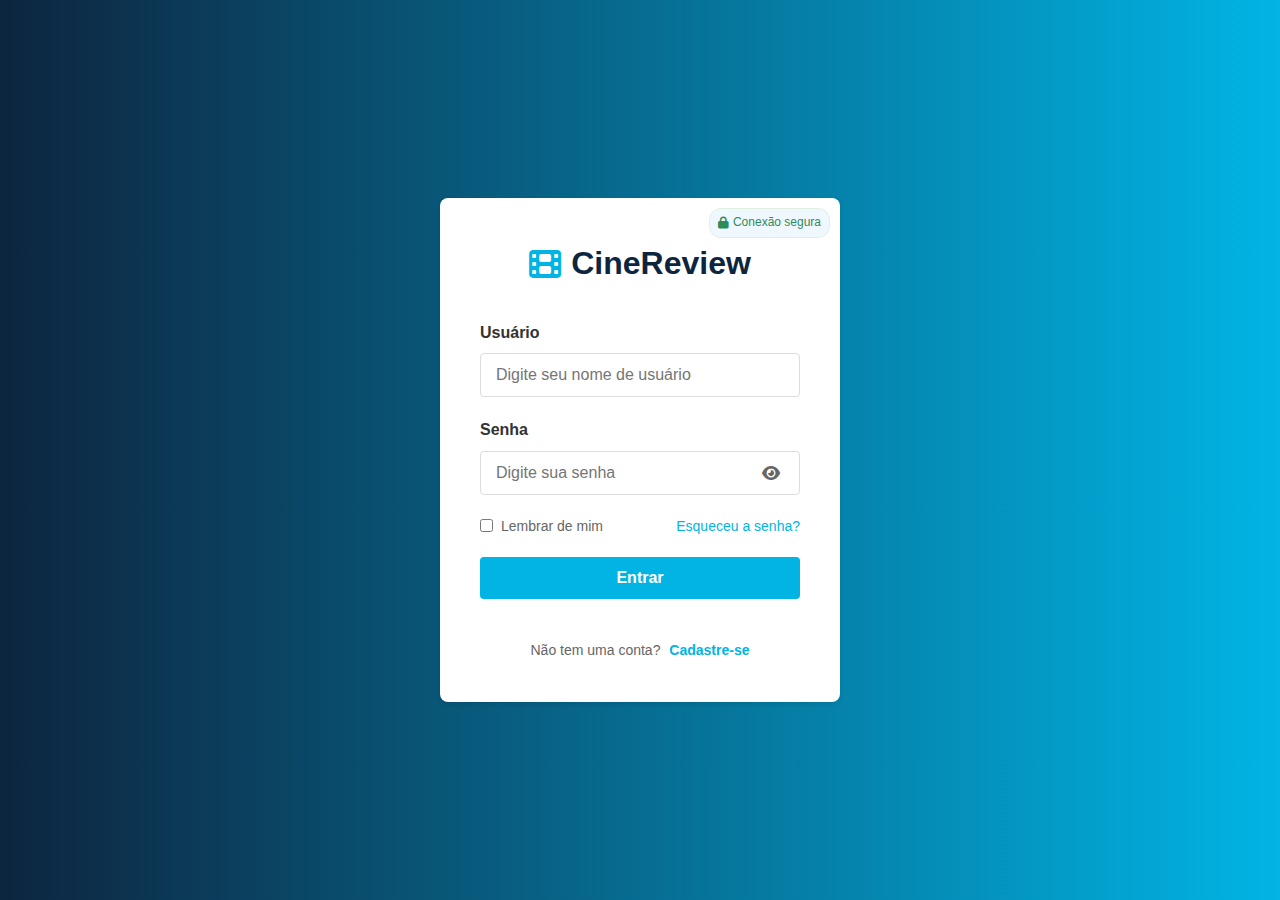
<file: frontend/index.html>
<!DOCTYPE html>
<html lang="pt-br">
  <head>
    <meta charset="UTF-8" />
    <meta name="viewport" content="width=device-width, initial-scale=1.0" />
    <title>CineReview - Sistema de Avaliação de Filmes</title>
    <script>
      // Verifica se o usuário está autenticado
      document.addEventListener("DOMContentLoaded", function () {
        const token = localStorage.getItem("auth_token");

        if (token) {
          // Se o token existir, redireciona para o dashboard
          window.location.href = "dashboard.html";
        } else {
          // Caso contrário, redireciona para a página de login
          window.location.href = "login.html";
        }
      });
    </script>
  </head>
  <body>
    <p>Redirecionando...</p>
  </body>
</html>
</file>
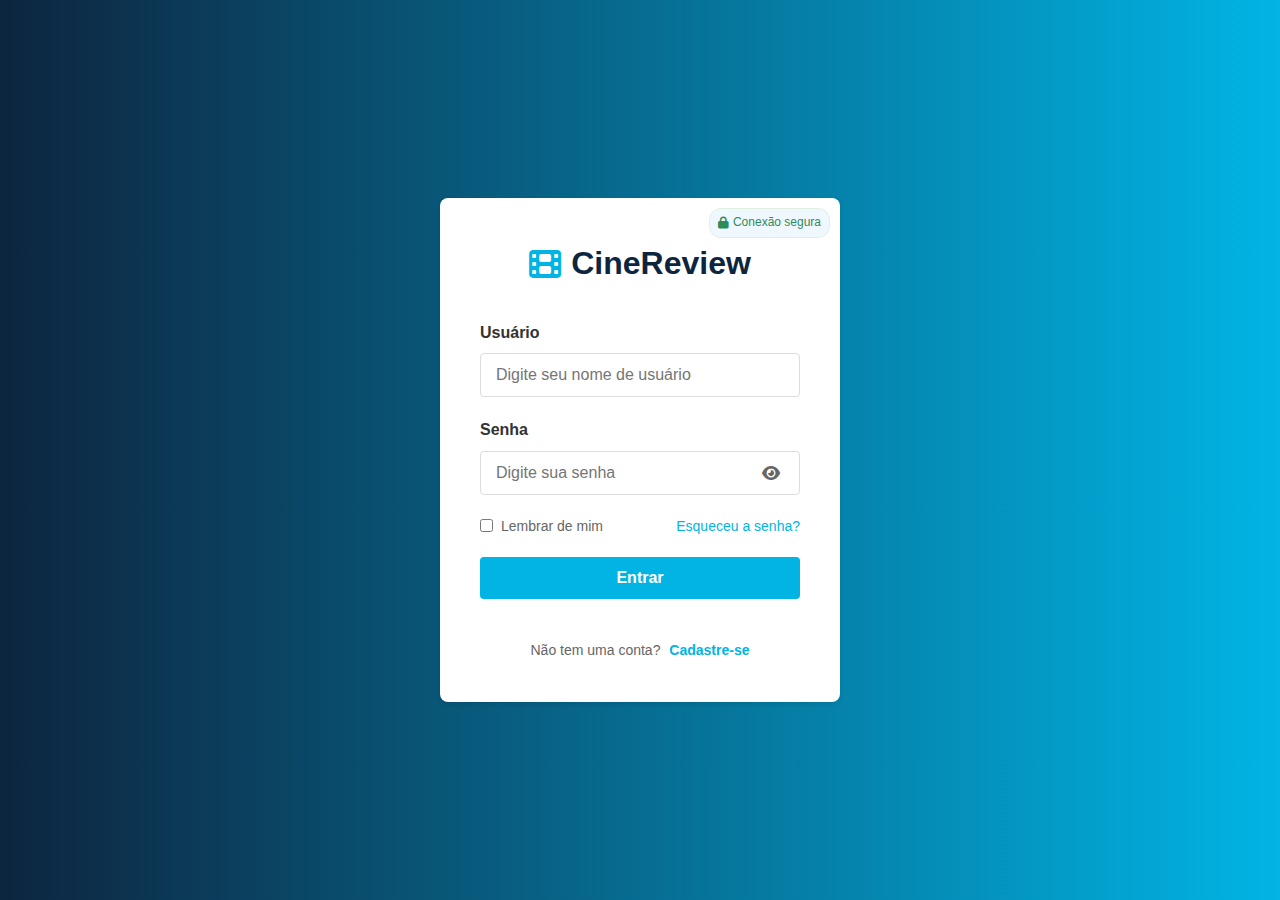
<file: frontend/dashboard.html>
<!DOCTYPE html>
<html lang="pt-br">
  <head>
    <meta charset="UTF-8" />
    <meta name="viewport" content="width=device-width, initial-scale=1.0" />
    <title>Dashboard - Sistema de Avaliação de Filmes</title>
    <link
      rel="stylesheet"
      href="https://cdnjs.cloudflare.com/ajax/libs/font-awesome/6.5.1/css/all.min.css"
    />
    <link rel="stylesheet" href="css/styles.css" />
    <link rel="stylesheet" href="css/dashboard.css" />
  </head>
  <body>
    <header>
      <div class="header-container">
        <div class="logo">
          <i class="fas fa-film"></i>
          <h1>CineReview</h1>
        </div>
        <div class="search-bar">
          <input type="text" placeholder="Pesquisar filmes..." />
          <button>
            <i class="fas fa-search"></i>
          </button>
        </div>
        <div class="user-menu">
          <span id="username">Usuário</span>
          <button id="logout-btn">
            <i class="fas fa-sign-out-alt"></i> Sair
          </button>
        </div>
      </div>
    </header>

    <div class="container">
      <aside class="sidebar">
        <div class="filter-section">
          <h3>Filtros</h3>
          <div class="filter-group">
            <h4>Gêneros</h4>
            <ul id="categoryList">
              <!-- Os gêneros serão adicionados aqui dinamicamente -->
            </ul>
          </div>
          <div class="filter-group">
            <h4>Ano</h4>
            <select id="year-filter">
              <option value="">Todos os anos</option>
              <!-- As opções de ano serão adicionadas aqui dinamicamente -->
            </select>
          </div>
          <div class="filter-group">
            <h4>Avaliação Mínima</h4>
            <div class="rating-filter">
              <input
                type="range"
                id="rating-range"
                min="0"
                max="5"
                step="0.5"
                value="0"
              />
              <span id="rating-value">0+</span>
            </div>
          </div>
          <button id="apply-filters" class="btn-primary">
            Aplicar Filtros
          </button>
        </div>
      </aside>

      <main class="content">
        <section class="trending-section">
          <h2>Em Tendência</h2>
          <div id="trending-movies" class="movie-grid">
            <!-- Filmes em tendência serão adicionados aqui dinamicamente -->
          </div>
        </section>

        <section class="suggested-section">
          <h2>Sugeridos para Você</h2>
          <div id="suggested-movies" class="movie-grid">
            <!-- Filmes sugeridos serão adicionados aqui dinamicamente -->
          </div>
        </section>
      </main>

      <aside class="stats-sidebar">
        <div class="stats-section">
          <h3>Estatísticas</h3>
          <div class="stat-item">
            <i class="fas fa-film"></i>
            <span
              >Total de Filmes: <strong id="stats-total-movies">0</strong></span
            >
          </div>
          <div class="stat-item">
            <i class="fas fa-star"></i>
            <span>Avaliações: <strong id="stats-total-ratings">0</strong></span>
          </div>
          <div class="stat-item">
            <i class="fas fa-users"></i>
            <span>Usuários: <strong id="stats-total-users">0</strong></span>
          </div>
        </div>
      </aside>
    </div>

    <footer>
      <div class="footer-content">
        <p>&copy; 2023 CineReview. Todos os direitos reservados.</p>
      </div>
    </footer>

    <!-- JavaScript -->
    <script src="js/api.js"></script>
    <script src="js/dashboard.js"></script>
  </body>
</html>
</file>
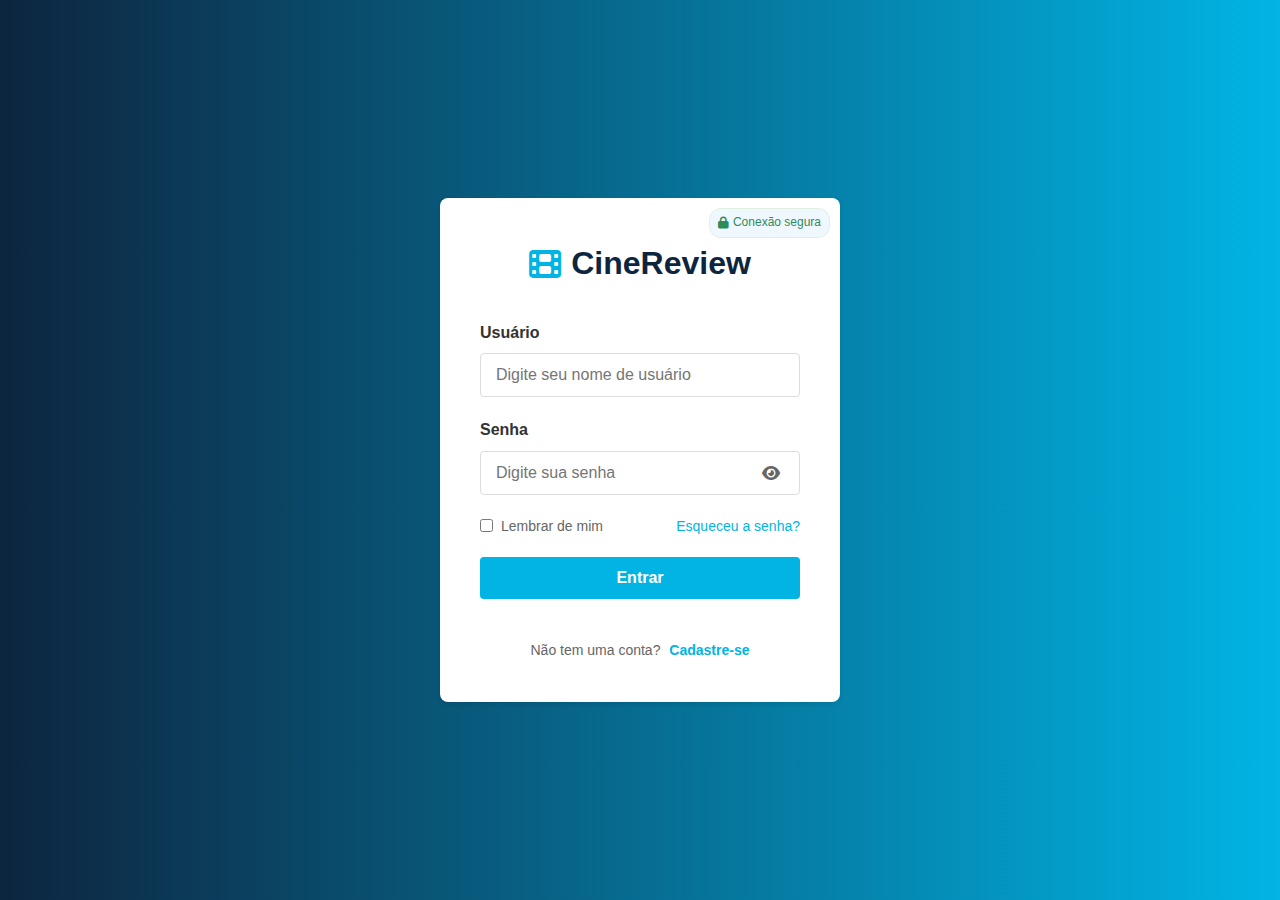
<file: frontend/login.html>
<!DOCTYPE html>
<html lang="pt-BR">
  <head>
    <meta charset="UTF-8" />
    <meta name="viewport" content="width=device-width, initial-scale=1.0" />
    <title>Login - Sistema de Avaliação de Filmes</title>
    <meta
      http-equiv="Content-Security-Policy"
      content="default-src 'self'; script-src 'self'; style-src 'self' 'unsafe-inline' https://cdnjs.cloudflare.com; font-src 'self' https://cdnjs.cloudflare.com;"
    />
    <meta name="referrer" content="no-referrer-when-downgrade" />
    <link rel="stylesheet" href="css/main.css" />
    <link rel="stylesheet" href="css/login.css" />
    <link
      rel="stylesheet"
      href="https://cdnjs.cloudflare.com/ajax/libs/font-awesome/6.5.1/css/all.min.css"
    />
  </head>
  <body>
    <div class="container">
      <div class="login-container">
        <div class="logo">
          <i class="fas fa-film"></i>
          <h1>CineReview</h1>
        </div>

        <div class="security-badge">
          <i class="fas fa-lock"></i> Conexão segura
        </div>

        <form id="loginForm" class="login-form" autocomplete="off">
          <div class="input-group">
            <label for="username">Usuário</label>
            <input
              type="text"
              id="username"
              name="username"
              placeholder="Digite seu nome de usuário"
              required
            />
            <span class="error-message" id="username-error"></span>
          </div>

          <div class="input-group">
            <label for="password">Senha</label>
            <div class="password-container">
              <input
                type="password"
                id="password"
                name="password"
                placeholder="Digite sua senha"
                required
              />
              <button
                type="button"
                id="togglePassword"
                class="toggle-password"
                tabindex="-1"
              >
                <i class="fas fa-eye"></i>
              </button>
            </div>
            <span class="error-message" id="password-error"></span>
          </div>

          <div class="options">
            <div class="remember-me">
              <input type="checkbox" id="remember-me" name="remember-me" />
              <label for="remember-me">Lembrar de mim</label>
            </div>
            <a href="#" class="forgot-password">Esqueceu a senha?</a>
          </div>

          <button type="submit" class="login-btn">Entrar</button>

          <div class="register">
            <span>Não tem uma conta?</span>
            <a href="#" id="showRegisterForm">Cadastre-se</a>
          </div>
        </form>
      </div>
    </div>

    <script src="js/api.js"></script>
    <script src="js/validation.js"></script>
    <script src="js/login.js"></script>
  </body>
</html>
</file>
<file: frontend/css/styles.css>
/* Estilos globais para todas as páginas */

/* Usar as mesmas variáveis que estão no main.css */
:root {
  --primary-color: #0d253f;
  --secondary-color: #01b4e4;
  --accent-color: #90cea1;
  --text-color: #333;
  --light-text: #fff;
  --error-color: #e74c3c;
  --border-color: #ddd;
  --dark-gray: #333;
  --medium-gray: #666;
  --light-gray: #f4f4f4;
  --hover-color: #0077b6;
  --box-shadow: 0 2px 5px rgba(0, 0, 0, 0.1);
  --transition: all 0.3s ease;
}

/* Reset e estilos base */
* {
  margin: 0;
  padding: 0;
  box-sizing: border-box;
}

body {
  font-family: "Segoe UI", Tahoma, Geneva, Verdana, sans-serif;
  line-height: 1.6;
  color: var(--text-color);
  background-color: var(--light-gray);
}

/* Header */
header {
  background-color: var(--primary-color);
  color: var(--light-text);
  padding: 15px 0;
  box-shadow: var(--box-shadow);
}

.header-container {
  display: flex;
  justify-content: space-between;
  align-items: center;
  max-width: 1200px;
  margin: 0 auto;
  padding: 0 15px;
}

.logo {
  display: flex;
  align-items: center;
  gap: 10px;
}

.logo i {
  font-size: 24px;
  color: var(--accent-color);
}

.logo h1 {
  font-size: 24px;
  font-weight: 700;
  margin: 0;
}

/* Barra de pesquisa */
.search-bar {
  display: flex;
  width: 100%;
  max-width: 400px;
}

.search-bar input {
  flex-grow: 1;
  padding: 8px 12px;
  border: none;
  border-radius: 4px 0 0 4px;
  font-size: 14px;
}

.search-bar button {
  background-color: var(--secondary-color);
  color: white;
  border: none;
  border-radius: 0 4px 4px 0;
  padding: 0 15px;
  cursor: pointer;
  transition: var(--transition);
}

.search-bar button:hover {
  background-color: var(--hover-color);
}

/* User Menu */
.user-menu {
  display: flex;
  align-items: center;
  gap: 15px;
}

#username {
  font-weight: 600;
}

#logout-btn {
  background-color: transparent;
  color: white;
  border: 1px solid rgba(255, 255, 255, 0.3);
  padding: 6px 12px;
  border-radius: 4px;
  cursor: pointer;
  font-size: 14px;
  transition: var(--transition);
}

#logout-btn:hover {
  background-color: rgba(255, 255, 255, 0.1);
}

/* Layout principal */
.container {
  max-width: 1200px;
  margin: 20px auto;
  padding: 0 15px;
  display: flex;
  gap: 20px;
}

/* Media queries */
@media (max-width: 768px) {
  .header-container {
    flex-direction: column;
    gap: 10px;
  }

  .search-bar {
    max-width: 100%;
    margin: 10px 0;
  }

  .container {
    flex-direction: column;
  }
}
</file>
<file: frontend/css/dashboard.css>
/* Estilos específicos para a página de dashboard */
body {
  background-color: #f8f9fa;
  padding: 0;
  margin: 0;
}

.dashboard-container {
  display: flex;
  flex-direction: column;
  min-height: 100vh;
}

/* Header */
.dashboard-header {
  background-color: var(--primary-color);
  color: var(--light-text);
  padding: 15px 20px;
  display: flex;
  justify-content: space-between;
  align-items: center;
  box-shadow: 0 2px 4px rgba(0, 0, 0, 0.1);
}

.search-bar {
  display: flex;
  flex: 1;
  max-width: 500px;
}

.search-input {
  flex: 1;
  padding: 10px 15px;
  border: none;
  border-radius: 4px 0 0 4px;
  font-size: 16px;
}

.search-button {
  padding: 10px 15px;
  background-color: var(--secondary-color);
  color: white;
  border: none;
  border-radius: 0 4px 4px 0;
  cursor: pointer;
}

.profile-menu {
  position: relative;
  margin-left: 20px;
}

.profile-menu-btn {
  background-color: transparent;
  color: white;
  border: 1px solid rgba(255, 255, 255, 0.3);
  padding: 8px 15px;
  border-radius: 4px;
  cursor: pointer;
  display: flex;
  align-items: center;
}

.dropdown-content {
  display: none;
  position: absolute;
  right: 0;
  background-color: white;
  min-width: 180px;
  box-shadow: 0 8px 16px rgba(0, 0, 0, 0.1);
  z-index: 1;
  border-radius: 4px;
  overflow: hidden;
}

.dropdown-content a {
  color: var(--text-color);
  padding: 12px 16px;
  text-decoration: none;
  display: block;
  transition: background-color 0.2s;
}

.dropdown-content a:hover {
  background-color: #f1f1f1;
  text-decoration: none;
}

/* Main content layout */
.dashboard-main {
  display: flex;
  flex: 1;
  padding: 20px;
}

/* Sidebar */
.sidebar {
  width: 280px;
  background-color: white;
  padding: 20px;
  border-radius: 8px;
  box-shadow: var(--box-shadow);
  margin-right: 20px;
  height: fit-content;
}

.categories h3 {
  margin-bottom: 15px;
  color: var(--dark-gray);
  font-size: 18px;
}

.category-list {
  list-style: none;
  margin-bottom: 20px;
}

.category-list li {
  margin-bottom: 10px;
  display: flex;
  align-items: center;
}

.filter-checkbox {
  margin-right: 8px;
  flex-shrink: 0;
}

.filter-controls {
  margin-top: 20px;
}

.filter-select {
  width: 100%;
  padding: 10px;
  margin-bottom: 10px;
  border: 1px solid var(--border-color);
  border-radius: 4px;
}

.filter-button {
  width: 100%;
  padding: 10px;
}

/* Main content */
.content {
  flex: 1;
  display: flex;
  flex-direction: column;
  gap: 20px;
}

.content-section {
  background-color: white;
  border-radius: 8px;
  padding: 20px;
  box-shadow: var(--box-shadow);
}

.content-section h2 {
  color: var(--primary-color);
  margin-bottom: 5px;
  font-size: 20px;
}

.section-description {
  color: var(--medium-gray);
  font-size: 14px;
  margin-bottom: 20px;
}

/* Trending carousel */
.carousel {
  display: flex;
  overflow-x: auto;
  gap: 15px;
  padding: 10px 0;
  scroll-behavior: smooth;
}

.carousel-item {
  flex: 0 0 auto;
  width: 150px;
}

.film-poster {
  width: 100%;
  height: 200px;
  object-fit: cover;
  border-radius: 4px;
  box-shadow: 0 2px 4px rgba(0, 0, 0, 0.1);
}

.film-title {
  margin-top: 8px;
  font-size: 14px;
  font-weight: 500;
  text-align: center;
}

/* Film grid */
.film-grid {
  display: grid;
  grid-template-columns: repeat(auto-fill, minmax(150px, 1fr));
  gap: 20px;
}

.film-card {
  border-radius: 4px;
  overflow: hidden;
  transition: transform 0.3s;
}

.film-card:hover {
  transform: translateY(-5px);
}

/* Site info */
.info-content {
  font-size: 16px;
  line-height: 1.6;
}

.info-content p {
  margin-bottom: 10px;
}

/* Media queries */
@media (max-width: 1200px) {
  .sidebar {
    width: 250px;
  }
}

@media (max-width: 992px) {
  .dashboard-main {
    flex-direction: column;
  }

  .sidebar {
    width: 100%;
    margin-right: 0;
    margin-bottom: 20px;
  }
}

@media (max-width: 768px) {
  .dashboard-header {
    flex-direction: column;
    align-items: stretch;
  }

  .search-bar {
    max-width: none;
    margin-bottom: 10px;
  }

  .profile-menu {
    margin-left: 0;
    align-self: flex-end;
  }

  .film-grid {
    grid-template-columns: repeat(auto-fill, minmax(120px, 1fr));
  }
}
</file>
<file: frontend/css/login.css>
/* Estilos específicos para a página de login */
body {
  display: flex;
  justify-content: center;
  align-items: center;
  min-height: 100vh;
  background: linear-gradient(
    to right,
    var(--primary-color),
    var(--secondary-color)
  );
}

.container {
  display: flex;
  justify-content: center;
  align-items: center;
  width: 100%;
  height: 100%;
}

.login-container {
  background-color: white;
  padding: 40px;
  border-radius: 8px;
  box-shadow: var(--box-shadow);
  width: 100%;
  max-width: 400px;
  text-align: center;
  margin: 0 auto;
  position: relative;
}

/* Badge de segurança */
.security-badge {
  position: absolute;
  top: 10px;
  right: 10px;
  background-color: #f0f8ff;
  color: #2e8b57;
  font-size: 12px;
  padding: 4px 8px;
  border-radius: 12px;
  display: flex;
  align-items: center;
  gap: 4px;
  border: 1px solid #e0f0e0;
}

.security-badge i {
  color: #2e8b57;
}

.logo {
  display: flex;
  align-items: center;
  justify-content: center;
  gap: 10px;
  color: var(--primary-color);
  font-size: 24px;
  margin-bottom: 30px;
}

.logo i {
  font-size: 32px;
  color: var(--secondary-color);
}

.logo h1 {
  font-size: 32px;
  font-weight: 700;
  margin: 0;
}

.login-form {
  text-align: left;
}

.input-group {
  margin-bottom: 20px;
}

.input-group label {
  display: block;
  margin-bottom: 8px;
  font-weight: 600;
  color: var(--dark-gray);
}

.input-group input {
  width: 100%;
  padding: 12px 15px;
  border: 1px solid var(--border-color);
  border-radius: 4px;
  font-size: 16px;
  transition: all 0.3s;
}

.input-group input:focus {
  border-color: var(--secondary-color);
  box-shadow: 0 0 0 2px rgba(1, 180, 228, 0.25);
  outline: none;
}

/* Estilo para o container do input de senha */
.password-container {
  position: relative;
  display: flex;
  align-items: center;
}

.password-container input {
  width: 100%;
  padding-right: 40px; /* Espaço para o botão */
}

/* Estilo para o botão de toggle da senha */
.toggle-password {
  position: absolute;
  right: 10px;
  background: none;
  border: none;
  color: var(--medium-gray);
  cursor: pointer;
  padding: 8px;
  font-size: 16px;
  height: calc(100% - 10px);
  display: flex;
  align-items: center;
  justify-content: center;
  transition: all 0.3s ease;
  border-radius: 50%;
  margin-right: 2px;
}

.toggle-password:hover {
  color: var(--secondary-color);
  background-color: rgba(1, 180, 228, 0.1);
  transform: scale(1.1);
}

.toggle-password:focus {
  outline: none;
  box-shadow: 0 0 0 2px rgba(1, 180, 228, 0.2);
}

.toggle-password:active {
  transform: scale(0.95);
}

.options {
  display: flex;
  justify-content: space-between;
  align-items: center;
  margin-bottom: 20px;
}

.remember-me {
  display: flex;
  align-items: center;
}

.remember-me input[type="checkbox"] {
  margin-right: 8px;
  cursor: pointer;
}

.remember-me label {
  cursor: pointer;
  font-size: 14px;
  color: var(--medium-gray);
  margin-bottom: 0;
  font-weight: normal;
}

.forgot-password {
  font-size: 14px;
  color: var(--secondary-color);
  text-decoration: none;
}

.forgot-password:hover {
  text-decoration: underline;
}

.login-btn {
  width: 100%;
  padding: 12px;
  margin-bottom: 20px;
  background-color: var(--secondary-color);
  color: white;
  border: none;
  border-radius: 4px;
  font-size: 16px;
  font-weight: 600;
  cursor: pointer;
  transition: all 0.3s;
}

.login-btn:hover {
  background-color: var(--hover-color);
}

.register {
  margin-top: 20px;
  text-align: center;
  font-size: 14px;
}

.register span {
  color: var(--medium-gray);
}

.register a {
  color: var(--secondary-color);
  text-decoration: none;
  font-weight: 600;
  margin-left: 5px;
}

.register a:hover {
  text-decoration: underline;
}

.error-message {
  color: var(--error-color);
  font-size: 14px;
  margin-top: 5px;
  display: block;
}

@media (max-width: 480px) {
  .login-container {
    padding: 20px;
    max-width: 320px;
  }
}
</file>
<file: frontend/css/main.css>
/* Reset e estilos base */
* {
  margin: 0;
  padding: 0;
  box-sizing: border-box;
}

:root {
  --primary-color: #0d253f;
  --secondary-color: #01b4e4;
  --accent-color: #90cea1;
  --text-color: #333;
  --light-text: #fff;
  --error-color: #e74c3c;
  --border-color: #ddd;
  --dark-gray: #333;
  --medium-gray: #666;
  --light-gray: #f4f4f4;
  --hover-color: #0077b6;
  --box-shadow: 0 2px 5px rgba(0, 0, 0, 0.1);
  --transition: all 0.3s ease;
}

body {
  font-family: "Segoe UI", Tahoma, Geneva, Verdana, sans-serif;
  line-height: 1.6;
  color: var(--text-color);
  background-color: var(--light-gray);
}

.container {
  width: 100%;
  max-width: 1200px;
  margin: 0 auto;
  padding: 0 15px;
}

/* Estilos de formulário comuns */
.form-group {
  margin-bottom: 20px;
}

.form-control {
  width: 100%;
  padding: 12px;
  border: 1px solid var(--border-color);
  border-radius: 4px;
  font-size: 16px;
  transition: var(--transition);
}

.form-control:focus {
  border-color: var(--secondary-color);
  outline: none;
  box-shadow: 0 0 0 2px rgba(1, 180, 228, 0.25);
}

label {
  display: block;
  margin-bottom: 8px;
  font-weight: 600;
}

button {
  cursor: pointer;
  background-color: var(--secondary-color);
  color: var(--light-text);
  border: none;
  border-radius: 4px;
  padding: 12px 24px;
  font-size: 16px;
  font-weight: 600;
  transition: var(--transition);
}

button:hover {
  background-color: var(--hover-color);
}

a {
  color: var(--secondary-color);
  text-decoration: none;
  transition: var(--transition);
}

a:hover {
  color: var(--hover-color);
  text-decoration: underline;
}

/* Mensagens de erro */
.error-message {
  color: var(--error-color);
  font-size: 14px;
  margin-top: 5px;
  display: block;
}

/* Utilidades */
.text-center {
  text-align: center;
}

.mt-1 {
  margin-top: 0.5rem;
}
.mt-2 {
  margin-top: 1rem;
}
.mt-3 {
  margin-top: 1.5rem;
}
.mt-4 {
  margin-top: 2rem;
}
.mb-1 {
  margin-bottom: 0.5rem;
}
.mb-2 {
  margin-bottom: 1rem;
}
.mb-3 {
  margin-bottom: 1.5rem;
}
.mb-4 {
  margin-bottom: 2rem;
}
</file>
